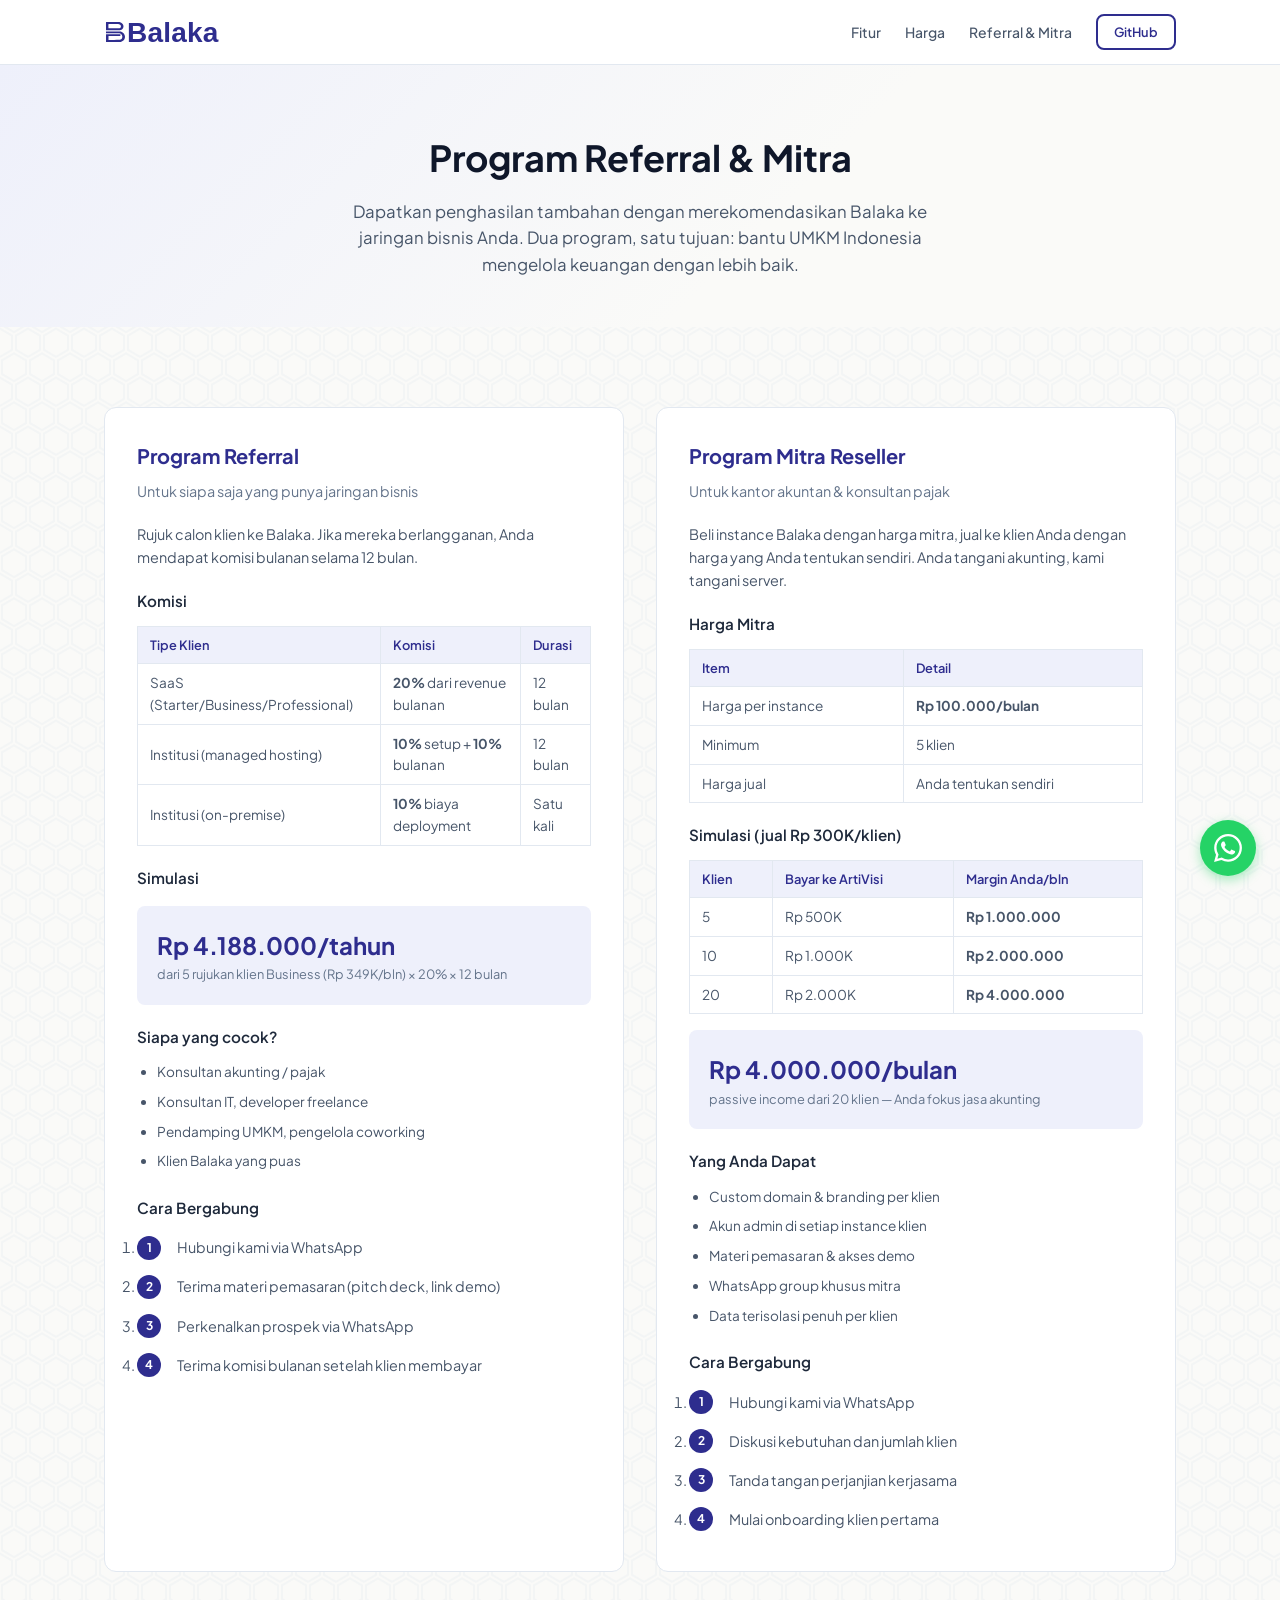
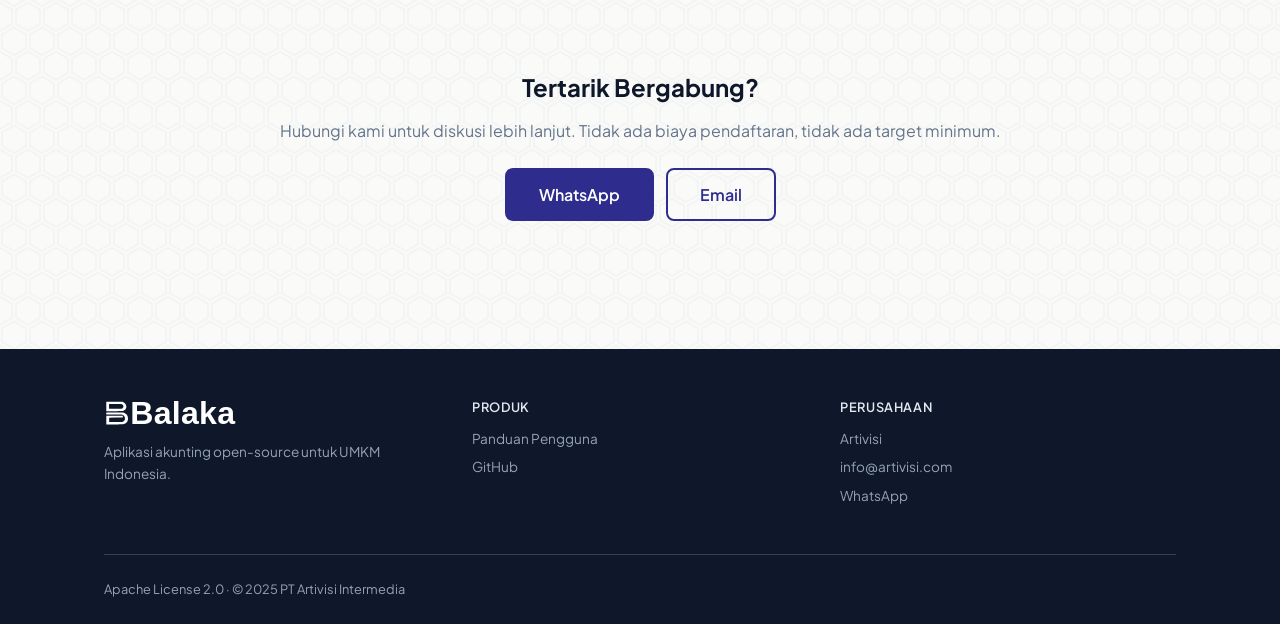
<file: referral.html>
<!DOCTYPE html>
<html lang="id">
<head>
<meta charset="UTF-8">
<meta name="viewport" content="width=device-width, initial-scale=1.0">
<title>Program Referral & Mitra — Balaka</title>
<meta name="description" content="Dapatkan komisi 20% dengan merujuk klien ke Balaka. Program mitra reseller untuk kantor akuntan.">
<link rel="icon" type="image/svg+xml" href="favicon.svg">
<link rel="preconnect" href="https://fonts.googleapis.com">
<link rel="preconnect" href="https://fonts.gstatic.com" crossorigin>
<link href="https://fonts.googleapis.com/css2?family=Plus+Jakarta+Sans:wght@400;500;600;700&display=swap" rel="stylesheet">
<link rel="stylesheet" href="style.css">
<style>
  /* Page-specific styles */
  .ref-hero {
    padding: 4rem 0 3rem;
    background: linear-gradient(135deg, var(--brand-50) 0%, #fafaf8 60%);
    text-align: center;
  }
  .ref-hero h1 { font-size: 2.25rem; font-weight: 700; color: var(--slate-900); margin-bottom: 0.75rem; }
  .ref-hero p { font-size: 1.05rem; color: var(--slate-600); max-width: 600px; margin: 0 auto; }

  .program-grid {
    display: grid;
    grid-template-columns: 1fr 1fr;
    gap: 2rem;
    margin-bottom: 3rem;
  }
  .program-card {
    background: white;
    border: 1px solid var(--slate-200);
    border-radius: var(--radius);
    padding: 2rem;
  }
  .program-card h2 { font-size: 1.25rem; font-weight: 700; color: var(--brand); margin-bottom: 0.5rem; }
  .program-card .subtitle { font-size: 0.9rem; color: var(--slate-500); margin-bottom: 1.25rem; }
  .program-card h3 { font-size: 0.95rem; font-weight: 600; color: var(--slate-800); margin: 1.25rem 0 0.5rem; }

  .commission-table { width: 100%; border-collapse: collapse; margin: 0.75rem 0; font-size: 0.85rem; }
  .commission-table th, .commission-table td { padding: 0.5rem 0.75rem; text-align: left; border: 1px solid var(--slate-200); }
  .commission-table th { background: var(--brand-50); font-weight: 600; font-size: 0.8rem; color: var(--brand); }
  .commission-table td { color: var(--slate-600); }

  .highlight-box {
    background: var(--brand-50);
    border-radius: var(--radius-sm);
    padding: 1.25rem;
    margin: 1rem 0;
  }
  .highlight-box .amount { font-size: 1.5rem; font-weight: 700; color: var(--brand); }
  .highlight-box .label { font-size: 0.8rem; color: var(--slate-500); }

  .steps-list { counter-reset: step; padding: 0; }
  .steps-list li {
    counter-increment: step;
    padding: 0.5rem 0 0.5rem 2.5rem;
    position: relative;
    font-size: 0.9rem;
    color: var(--slate-600);
  }
  .steps-list li::before {
    content: counter(step);
    position: absolute;
    left: 0;
    top: 0.45rem;
    width: 24px;
    height: 24px;
    background: var(--brand);
    color: white;
    border-radius: 50%;
    font-size: 0.75rem;
    font-weight: 700;
    display: flex;
    align-items: center;
    justify-content: center;
  }

  .ref-cta {
    text-align: center;
    padding: 3rem 0;
  }
  .ref-cta h2 { font-size: 1.5rem; font-weight: 700; color: var(--slate-900); margin-bottom: 0.75rem; }
  .ref-cta p { color: var(--slate-500); margin-bottom: 1.5rem; }

  @media (max-width: 768px) {
    .program-grid { grid-template-columns: 1fr; }
    .ref-hero h1 { font-size: 1.5rem; }
  }

  /* Dark mode */
  @media (prefers-color-scheme: dark) {
    .ref-hero { background: linear-gradient(135deg, #1a1d3a 0%, #0f1218 60%); }
    .ref-hero h1 { color: #e8ecf2; }
    .ref-hero p { color: #a0aab8; }
    .program-card { background: #1a1f2b; border-color: #2a3040; }
    .program-card h2 { color: #7b8adb; }
    .program-card .subtitle { color: #8090a4; }
    .program-card h3 { color: #e8ecf2; }
    .commission-table th { background: #1e2044; color: #7b8adb; }
    .commission-table td { color: #a0aab8; border-color: #2a3040; }
    .commission-table th { border-color: #2a3040; }
    .highlight-box { background: #1e2044; }
    .highlight-box .amount { color: #7b8adb; }
    .highlight-box .label { color: #8090a4; }
    .steps-list li { color: #a0aab8; }
    .ref-cta h2 { color: #e8ecf2; }
    .ref-cta p { color: #8090a4; }
  }
</style>
</head>
<body>

<!-- Nav (same as main site) -->
<nav class="nav">
  <div class="container nav-inner">
    <a href="/" class="nav-logo">
      <img src="logo-full.svg" alt="Balaka" height="32" class="logo-light">
      <img src="logo-full-dark.svg" alt="Balaka" height="32" class="logo-dark">
    </a>
    <div class="nav-links">
      <a href="/#features">Fitur</a>
      <a href="/#pricing">Harga</a>
      <a href="/referral.html">Referral & Mitra</a>
      <a href="https://github.com/artivisi/balaka" class="btn btn-sm btn-outline">GitHub</a>
    </div>
    <button class="nav-menu-btn" onclick="toggleMenu()" aria-label="Menu">
      <svg width="24" height="24" fill="none" stroke="currentColor" stroke-width="2"><path d="M4 6h16M4 12h16M4 18h16"/></svg>
    </button>
  </div>
  <div class="nav-mobile" id="mobile-menu">
    <a href="/#features" onclick="toggleMenu()">Fitur</a>
    <a href="/#pricing" onclick="toggleMenu()">Harga</a>
    <a href="/referral.html" onclick="toggleMenu()">Referral & Mitra</a>
    <a href="https://github.com/artivisi/balaka" class="btn btn-sm btn-outline">GitHub</a>
  </div>
</nav>

<!-- Hero -->
<header class="ref-hero">
  <div class="container">
    <h1>Program Referral & Mitra</h1>
    <p>Dapatkan penghasilan tambahan dengan merekomendasikan Balaka ke jaringan bisnis Anda. Dua program, satu tujuan: bantu UMKM Indonesia mengelola keuangan dengan lebih baik.</p>
  </div>
</header>

<!-- Programs -->
<section class="section">
  <div class="container">
    <div class="program-grid">

      <!-- Referral -->
      <div class="program-card">
        <h2>Program Referral</h2>
        <p class="subtitle">Untuk siapa saja yang punya jaringan bisnis</p>

        <p style="font-size:0.9rem;color:var(--slate-600);">Rujuk calon klien ke Balaka. Jika mereka berlangganan, Anda mendapat komisi bulanan selama 12 bulan.</p>

        <h3>Komisi</h3>
        <table class="commission-table">
          <tr><th>Tipe Klien</th><th>Komisi</th><th>Durasi</th></tr>
          <tr><td>SaaS (Starter/Business/Professional)</td><td><strong>20%</strong> dari revenue bulanan</td><td>12 bulan</td></tr>
          <tr><td>Institusi (managed hosting)</td><td><strong>10%</strong> setup + <strong>10%</strong> bulanan</td><td>12 bulan</td></tr>
          <tr><td>Institusi (on-premise)</td><td><strong>10%</strong> biaya deployment</td><td>Satu kali</td></tr>
        </table>

        <h3>Simulasi</h3>
        <div class="highlight-box">
          <div class="amount">Rp 4.188.000/tahun</div>
          <div class="label">dari 5 rujukan klien Business (Rp 349K/bln) &times; 20% &times; 12 bulan</div>
        </div>

        <h3>Siapa yang cocok?</h3>
        <ul style="font-size:0.85rem;color:var(--slate-600);padding-left:1.25rem;">
          <li style="padding:0.25rem 0;list-style:disc;">Konsultan akunting / pajak</li>
          <li style="padding:0.25rem 0;list-style:disc;">Konsultan IT, developer freelance</li>
          <li style="padding:0.25rem 0;list-style:disc;">Pendamping UMKM, pengelola coworking</li>
          <li style="padding:0.25rem 0;list-style:disc;">Klien Balaka yang puas</li>
        </ul>

        <h3>Cara Bergabung</h3>
        <ol class="steps-list">
          <li>Hubungi kami via WhatsApp</li>
          <li>Terima materi pemasaran (pitch deck, link demo)</li>
          <li>Perkenalkan prospek via WhatsApp</li>
          <li>Terima komisi bulanan setelah klien membayar</li>
        </ol>
      </div>

      <!-- Mitra Reseller -->
      <div class="program-card">
        <h2>Program Mitra Reseller</h2>
        <p class="subtitle">Untuk kantor akuntan & konsultan pajak</p>

        <p style="font-size:0.9rem;color:var(--slate-600);">Beli instance Balaka dengan harga mitra, jual ke klien Anda dengan harga yang Anda tentukan sendiri. Anda tangani akunting, kami tangani server.</p>

        <h3>Harga Mitra</h3>
        <table class="commission-table">
          <tr><th>Item</th><th>Detail</th></tr>
          <tr><td>Harga per instance</td><td><strong>Rp 100.000/bulan</strong></td></tr>
          <tr><td>Minimum</td><td>5 klien</td></tr>
          <tr><td>Harga jual</td><td>Anda tentukan sendiri</td></tr>
        </table>

        <h3>Simulasi (jual Rp 300K/klien)</h3>
        <table class="commission-table">
          <tr><th>Klien</th><th>Bayar ke ArtiVisi</th><th>Margin Anda/bln</th></tr>
          <tr><td>5</td><td>Rp 500K</td><td><strong>Rp 1.000.000</strong></td></tr>
          <tr><td>10</td><td>Rp 1.000K</td><td><strong>Rp 2.000.000</strong></td></tr>
          <tr><td>20</td><td>Rp 2.000K</td><td><strong>Rp 4.000.000</strong></td></tr>
        </table>

        <div class="highlight-box">
          <div class="amount">Rp 4.000.000/bulan</div>
          <div class="label">passive income dari 20 klien &mdash; Anda fokus jasa akunting</div>
        </div>

        <h3>Yang Anda Dapat</h3>
        <ul style="font-size:0.85rem;color:var(--slate-600);padding-left:1.25rem;">
          <li style="padding:0.25rem 0;list-style:disc;">Custom domain & branding per klien</li>
          <li style="padding:0.25rem 0;list-style:disc;">Akun admin di setiap instance klien</li>
          <li style="padding:0.25rem 0;list-style:disc;">Materi pemasaran & akses demo</li>
          <li style="padding:0.25rem 0;list-style:disc;">WhatsApp group khusus mitra</li>
          <li style="padding:0.25rem 0;list-style:disc;">Data terisolasi penuh per klien</li>
        </ul>

        <h3>Cara Bergabung</h3>
        <ol class="steps-list">
          <li>Hubungi kami via WhatsApp</li>
          <li>Diskusi kebutuhan dan jumlah klien</li>
          <li>Tanda tangan perjanjian kerjasama</li>
          <li>Mulai onboarding klien pertama</li>
        </ol>
      </div>

    </div>

    <!-- CTA -->
    <div class="ref-cta">
      <h2>Tertarik Bergabung?</h2>
      <p>Hubungi kami untuk diskusi lebih lanjut. Tidak ada biaya pendaftaran, tidak ada target minimum.</p>
      <div style="display:flex;gap:0.75rem;justify-content:center;flex-wrap:wrap;">
        <a href="https://wa.me/6281298000468?text=Halo,%20saya%20tertarik%20dengan%20program%20referral%20Balaka" class="btn btn-primary btn-lg">WhatsApp</a>
        <a href="mailto:info@artivisi.com?subject=Program%20Referral%20Balaka" class="btn btn-outline btn-lg">Email</a>
      </div>
    </div>
  </div>
</section>

<!-- Footer (same as main site) -->
<footer class="footer">
  <div class="container footer-inner">
    <div class="footer-brand">
      <img src="logo-full-dark.svg" alt="Balaka" height="28">
      <p>Aplikasi akunting open-source untuk UMKM Indonesia.</p>
    </div>
    <div class="footer-links">
      <div>
        <h4>Produk</h4>
        <a href="https://artivisi.com/balaka/">Panduan Pengguna</a>
        <a href="https://github.com/artivisi/balaka">GitHub</a>
      </div>
      <div>
        <h4>Perusahaan</h4>
        <a href="https://artivisi.com">Artivisi</a>
        <a href="mailto:info@artivisi.com">info@artivisi.com</a>
        <a href="https://wa.me/6281298000468">WhatsApp</a>
      </div>
    </div>
    <div class="footer-bottom">
      <p>Apache License 2.0 &middot; &copy; 2025 <a href="https://artivisi.com">PT Artivisi Intermedia</a></p>
    </div>
  </div>
</footer>

<a href="https://wa.me/6281298000468?text=Halo,%20saya%20tertarik%20dengan%20program%20referral%20Balaka" class="wa-float" aria-label="Chat WhatsApp">
  <svg width="28" height="28" viewBox="0 0 24 24" fill="white"><path d="M17.472 14.382c-.297-.149-1.758-.867-2.03-.967-.273-.099-.471-.148-.67.15-.197.297-.767.966-.94 1.164-.173.199-.347.223-.644.075-.297-.15-1.255-.463-2.39-1.475-.883-.788-1.48-1.761-1.653-2.059-.173-.297-.018-.458.13-.606.134-.133.298-.347.446-.52.149-.174.198-.298.298-.497.099-.198.05-.371-.025-.52-.075-.149-.669-1.612-.916-2.207-.242-.579-.487-.5-.669-.51-.173-.008-.371-.01-.57-.01-.198 0-.52.074-.792.372-.272.297-1.04 1.016-1.04 2.479 0 1.462 1.065 2.875 1.213 3.074.149.198 2.096 3.2 5.077 4.487.709.306 1.262.489 1.694.625.712.227 1.36.195 1.871.118.571-.085 1.758-.719 2.006-1.413.248-.694.248-1.289.173-1.413-.074-.124-.272-.198-.57-.347m-5.421 7.403h-.004a9.87 9.87 0 01-5.031-1.378l-.361-.214-3.741.982.998-3.648-.235-.374a9.86 9.86 0 01-1.51-5.26c.001-5.45 4.436-9.884 9.888-9.884 2.64 0 5.122 1.03 6.988 2.898a9.825 9.825 0 012.893 6.994c-.003 5.45-4.437 9.884-9.885 9.884m8.413-18.297A11.815 11.815 0 0012.05 0C5.495 0 .16 5.335.157 11.892c0 2.096.547 4.142 1.588 5.945L.057 24l6.305-1.654a11.882 11.882 0 005.683 1.448h.005c6.554 0 11.89-5.335 11.893-11.893a11.821 11.821 0 00-3.48-8.413z"/></svg>
</a>

<script>
function toggleMenu() {
  document.getElementById('mobile-menu').classList.toggle('open');
}
</script>
</body>
</html>
</file>
<file: style.css>
/* ===== Variables ===== */
:root {
  --brand: #2E2D8E;
  --brand-light: #4654AC;
  --brand-dark: #1C1E5D;
  --brand-50: #eef0fb;
  --brand-100: #dde1f7;
  --accent: #58C034;
  --accent-dark: #47992a;

  --slate-50: #f8fafc;
  --slate-100: #f1f5f9;
  --slate-200: #e2e8f0;
  --slate-300: #cbd5e1;
  --slate-400: #94a3b8;
  --slate-500: #64748b;
  --slate-600: #475569;
  --slate-700: #334155;
  --slate-800: #1e293b;
  --slate-900: #0f172a;

  --radius: 12px;
  --radius-sm: 8px;
  --shadow: 0 1px 3px rgba(0,0,0,0.08), 0 1px 2px rgba(0,0,0,0.04);
  --shadow-lg: 0 4px 12px rgba(0,0,0,0.1), 0 2px 4px rgba(0,0,0,0.06);
}

/* ===== Reset ===== */
*, *::before, *::after { box-sizing: border-box; margin: 0; padding: 0; }
html { scroll-behavior: smooth; scroll-padding-top: 5rem; }
body {
  font-family: 'Plus Jakarta Sans', system-ui, -apple-system, sans-serif;
  color: var(--slate-800);
  line-height: 1.6;
  background-color: #fafaf8;
  background-image: url("data:image/svg+xml,%3Csvg xmlns='http://www.w3.org/2000/svg' width='28' height='49' viewBox='0 0 28 49'%3E%3Cg fill-rule='evenodd'%3E%3Cg fill='%23cbd5e1' fill-opacity='0.15'%3E%3Cpath d='M13.99 9.25l13 7.5v15l-13 7.5L1 31.75v-15l12.99-7.5zM3 17.9v12.7l10.99 6.34 11-6.35V17.9l-11-6.34L3 17.9zM0 15l12.98-7.5V0h-2v6.35L0 12.69v2.3zm0 18.5L12.98 41v8h-2v-6.85L0 35.81v-2.3zM15 0v7.5L27.99 15H28v-2.31h-.01L17 6.35V0h-2zm0 49v-8l12.99-7.5H28v2.31h-.01L17 42.15V49h-2z'/%3E%3C/g%3E%3C/g%3E%3C/svg%3E");
  -webkit-font-smoothing: antialiased;
}
img { max-width: 100%; height: auto; display: block; }
a { color: var(--brand); text-decoration: none; }
a:hover { color: var(--brand-light); }
ul { list-style: none; }

/* ===== Layout ===== */
.container {
  max-width: 1120px;
  margin: 0 auto;
  padding: 0 1.5rem;
}

/* ===== Buttons ===== */
.btn {
  display: inline-flex;
  align-items: center;
  justify-content: center;
  padding: 0.625rem 1.5rem;
  border-radius: var(--radius-sm);
  font-family: inherit;
  font-size: 0.9rem;
  font-weight: 600;
  cursor: pointer;
  transition: all 0.15s ease;
  border: 2px solid transparent;
}
.btn-primary {
  background: var(--brand);
  color: white;
  border-color: var(--brand);
}
.btn-primary:hover { background: var(--brand-light); border-color: var(--brand-light); color: white; }
.btn-outline {
  background: transparent;
  color: var(--brand);
  border-color: var(--brand);
}
.btn-outline:hover { background: var(--brand-50); color: var(--brand); }
.btn-sm { padding: 0.375rem 1rem; font-size: 0.8rem; }
.btn-lg { padding: 0.75rem 2rem; font-size: 1rem; }

/* ===== Nav ===== */
.nav {
  position: sticky;
  top: 0;
  z-index: 100;
  background: white;
  border-bottom: 1px solid var(--slate-200);
}
.nav-inner {
  display: flex;
  align-items: center;
  justify-content: space-between;
  height: 4rem;
}
.nav-logo img { height: 28px; }
.nav-logo .logo-dark { display: none; }
.nav-links {
  display: flex;
  align-items: center;
  gap: 1.5rem;
}
.nav-links a:not(.btn) {
  font-size: 0.875rem;
  font-weight: 500;
  color: var(--slate-600);
}
.nav-links a:not(.btn):hover { color: var(--brand); }
.nav-menu-btn {
  display: none;
  background: none;
  border: none;
  cursor: pointer;
  color: var(--slate-600);
}
.nav-mobile {
  display: none;
  flex-direction: column;
  padding: 1rem 1.5rem;
  border-top: 1px solid var(--slate-200);
  background: white;
}
.nav-mobile.open { display: flex; }
.nav-mobile a { padding: 0.5rem 0; font-size: 0.9rem; color: var(--slate-600); }
.lang-toggle {
  background: var(--slate-100);
  border: 1px solid var(--slate-200);
  border-radius: var(--radius-sm);
  padding: 0.25rem 0.75rem;
  font-size: 0.75rem;
  font-weight: 600;
  font-family: inherit;
  color: var(--slate-600);
  cursor: pointer;
  letter-spacing: 0.05em;
}
.lang-toggle:hover { background: var(--slate-200); }

@media (max-width: 768px) {
  .nav-links { display: none; }
  .nav-menu-btn { display: block; }
}

/* ===== Hero ===== */
.hero {
  padding: 4rem 0 3rem;
  background: linear-gradient(135deg, var(--brand-50) 0%, #fafaf8 60%);
}
.hero-inner {
  display: grid;
  grid-template-columns: 1fr 1.2fr;
  gap: 3rem;
  align-items: center;
}
.hero h1 {
  font-size: 2.5rem;
  font-weight: 700;
  line-height: 1.2;
  color: var(--slate-900);
  margin-bottom: 1rem;
}
.hero-sub {
  font-size: 1.1rem;
  color: var(--slate-600);
  margin-bottom: 2rem;
  max-width: 500px;
}
.hero-actions { display: flex; gap: 0.75rem; flex-wrap: wrap; }
.hero-screenshot img {
  border-radius: var(--radius);
  box-shadow: var(--shadow-lg);
  border: 1px solid var(--slate-200);
}

@media (max-width: 768px) {
  .hero-inner { grid-template-columns: 1fr; text-align: center; }
  .hero h1 { font-size: 1.75rem; }
  .hero-sub { margin-left: auto; margin-right: auto; }
  .hero-actions { justify-content: center; }
  .hero-screenshot { order: -1; }
}

/* ===== Sections ===== */
.section { padding: 5rem 0; }
.section-alt { background: #f5f5f0; }
.section-title {
  font-size: 1.75rem;
  font-weight: 700;
  color: var(--slate-900);
  text-align: center;
  margin-bottom: 0.5rem;
}
.section-sub {
  text-align: center;
  color: var(--slate-500);
  max-width: 600px;
  margin: 0 auto 3rem;
}

/* ===== Features Grid ===== */
.features-grid {
  display: grid;
  grid-template-columns: repeat(3, 1fr);
  gap: 1.5rem;
}
.feature-card {
  background: white;
  border: 1px solid var(--slate-200);
  border-radius: var(--radius);
  padding: 1.5rem;
  transition: box-shadow 0.2s ease;
}
.feature-card:hover { box-shadow: var(--shadow-lg); }
.feature-icon {
  width: 44px;
  height: 44px;
  background: var(--brand-50);
  border-radius: 10px;
  display: flex;
  align-items: center;
  justify-content: center;
  margin-bottom: 1rem;
  color: var(--brand);
}
.feature-card h3 {
  font-size: 1rem;
  font-weight: 600;
  margin-bottom: 0.5rem;
  color: var(--slate-900);
}
.feature-card > p {
  font-size: 0.85rem;
  color: var(--slate-500);
  margin-bottom: 1rem;
}
.feature-screenshot {
  border-radius: var(--radius-sm);
  border: 1px solid var(--slate-200);
  box-shadow: var(--shadow);
}

@media (max-width: 900px) { .features-grid { grid-template-columns: repeat(2, 1fr); } }
@media (max-width: 600px) { .features-grid { grid-template-columns: 1fr; } }

/* ===== Industry Grid ===== */
.industry-grid {
  display: grid;
  grid-template-columns: repeat(4, 1fr);
  gap: 1.5rem;
}
.industry-card {
  background: white;
  border: 1px solid var(--slate-200);
  border-radius: var(--radius);
  padding: 1.5rem;
  text-align: center;
  display: flex;
  flex-direction: column;
}
/* pin the demo button to the bottom so it aligns across cards of unequal text height */
.industry-demo { margin-top: auto; align-self: center; }
.industry-card p { margin-bottom: 1.25rem; }
.industry-icon {
  width: 56px;
  height: 56px;
  background: var(--brand-50);
  border-radius: 14px;
  display: flex;
  align-items: center;
  justify-content: center;
  margin: 0 auto 1rem;
  color: var(--brand);
}
.industry-card h3 {
  font-size: 0.95rem;
  font-weight: 600;
  margin-bottom: 0.5rem;
}
.industry-card p {
  font-size: 0.8rem;
  color: var(--slate-500);
}

@media (max-width: 768px) { .industry-grid { grid-template-columns: repeat(2, 1fr); } }
@media (max-width: 480px) { .industry-grid { grid-template-columns: 1fr; } }

/* ===== Architecture Diagram ===== */
.arch-diagram {
  max-width: 600px;
  margin: 0 auto 3rem;
}
.arch-layer {
  background: white;
  border: 1px solid var(--slate-200);
  border-radius: var(--radius);
  padding: 1rem 1.5rem;
}
.arch-label {
  font-size: 0.7rem;
  font-weight: 600;
  text-transform: uppercase;
  letter-spacing: 0.08em;
  color: var(--slate-400);
  margin-bottom: 0.5rem;
}
.arch-items { display: flex; flex-wrap: wrap; gap: 0.5rem; }
.arch-badge {
  display: inline-block;
  padding: 0.3rem 0.75rem;
  border-radius: 6px;
  font-size: 0.8rem;
  font-weight: 500;
  background: var(--brand-50);
  color: var(--brand);
}
.arch-badge.accent { background: #f0fbe9; color: var(--accent-dark); }
.arch-badge.dark { background: var(--slate-100); color: var(--slate-700); }
.arch-arrow {
  text-align: center;
  color: var(--slate-300);
  font-size: 1.25rem;
  padding: 0.25rem 0;
}

/* ===== Tech Grid ===== */
.tech-grid {
  display: grid;
  grid-template-columns: repeat(3, 1fr);
  gap: 1.5rem;
}
.tech-card {
  background: white;
  border: 1px solid var(--slate-200);
  border-radius: var(--radius);
  padding: 1.5rem;
}
.tech-card h3 {
  font-size: 0.95rem;
  font-weight: 600;
  margin-bottom: 0.75rem;
  color: var(--brand);
}
.tech-card ul { padding-left: 0; }
.tech-card li {
  font-size: 0.85rem;
  color: var(--slate-600);
  padding: 0.3rem 0;
  padding-left: 1.25rem;
  position: relative;
}
.tech-card li::before {
  content: '';
  position: absolute;
  left: 0;
  top: 0.7rem;
  width: 6px;
  height: 6px;
  border-radius: 50%;
  background: var(--brand);
  opacity: 0.4;
}

@media (max-width: 768px) { .tech-grid { grid-template-columns: 1fr; } }

/* ===== Security Grid ===== */
.security-grid {
  display: grid;
  grid-template-columns: repeat(3, 1fr);
  gap: 1.5rem;
}
.security-card {
  background: white;
  border: 1px solid var(--slate-200);
  border-radius: var(--radius);
  padding: 1.5rem;
}
.security-card h3 {
  font-size: 0.95rem;
  font-weight: 600;
  color: var(--brand);
  margin-bottom: 0.75rem;
}
.security-card li {
  font-size: 0.85rem;
  color: var(--slate-600);
  padding: 0.35rem 0;
  padding-left: 1.25rem;
  position: relative;
}
.security-card li::before {
  content: '✓';
  position: absolute;
  left: 0;
  color: var(--accent);
  font-weight: 700;
  font-size: 0.75rem;
}
.badges {
  display: flex;
  flex-wrap: wrap;
  gap: 0.5rem;
}
.badges img { height: 20px; width: auto; display: inline-block; }

@media (max-width: 768px) { .security-grid { grid-template-columns: 1fr; } }

/* ===== Pricing Grid ===== */
.pricing-grid {
  display: grid;
  grid-template-columns: repeat(3, 1fr);
  gap: 1.5rem;
  margin-bottom: 2rem;
}
.pricing-card {
  background: white;
  border: 1px solid var(--slate-200);
  border-radius: var(--radius);
  padding: 2rem 1.5rem;
  display: flex;
  flex-direction: column;
  position: relative;
}
.pricing-card-featured {
  border-color: var(--brand);
  border-width: 2px;
  box-shadow: var(--shadow-lg);
}
.pricing-badge {
  position: absolute;
  top: -12px;
  left: 50%;
  transform: translateX(-50%);
  background: var(--brand);
  color: white;
  font-size: 0.7rem;
  font-weight: 600;
  padding: 0.25rem 1rem;
  border-radius: 20px;
  white-space: nowrap;
  text-transform: uppercase;
  letter-spacing: 0.05em;
}
.pricing-header h3 {
  font-size: 1.25rem;
  font-weight: 700;
  color: var(--slate-900);
  margin-bottom: 0.25rem;
}
.pricing-target {
  font-size: 0.8rem;
  color: var(--slate-500);
  margin-bottom: 1.25rem;
}
.pricing-price {
  margin-bottom: 1.5rem;
}
.pricing-amount {
  font-size: 1.75rem;
  font-weight: 700;
  color: var(--slate-900);
}
.pricing-period {
  font-size: 0.9rem;
  color: var(--slate-500);
  font-weight: 400;
}
.pricing-features {
  flex: 1;
  margin-bottom: 1.5rem;
  padding-left: 0;
}
.pricing-features li {
  font-size: 0.85rem;
  color: var(--slate-600);
  padding: 0.4rem 0;
  padding-left: 1.5rem;
  position: relative;
}
.pricing-features li::before {
  content: '✓';
  position: absolute;
  left: 0;
  color: var(--accent);
  font-weight: 700;
  font-size: 0.85rem;
}
.btn-block {
  display: block;
  width: 100%;
  text-align: center;
}

.pricing-notes {
  text-align: center;
  margin-bottom: 2.5rem;
}
.pricing-notes p {
  font-size: 0.85rem;
  color: var(--slate-500);
  max-width: 650px;
  margin: 0 auto;
}

.pricing-data-sovereignty {
  background: white;
  border: 1px solid var(--slate-200);
  border-radius: var(--radius);
  padding: 2rem;
  text-align: center;
}
.pricing-data-sovereignty h3 {
  font-size: 1.1rem;
  font-weight: 700;
  color: var(--slate-900);
  margin-bottom: 1.25rem;
}
.data-points {
  display: flex;
  justify-content: center;
  gap: 2rem;
  flex-wrap: wrap;
}
.data-point {
  display: flex;
  align-items: center;
  gap: 0.5rem;
  font-size: 0.85rem;
  color: var(--slate-600);
}
.data-icon {
  display: flex;
  align-items: center;
  justify-content: center;
  color: var(--brand);
}

/* Pricing Form */
.pricing-form-wrapper {
  background: white;
  border: 1px solid var(--slate-200);
  border-radius: var(--radius);
  padding: 2rem;
  margin-top: 2rem;
  max-width: 640px;
  margin-left: auto;
  margin-right: auto;
}
.pricing-form-wrapper h3 {
  font-size: 1.1rem;
  font-weight: 700;
  color: var(--slate-900);
  text-align: center;
  margin-bottom: 0.25rem;
}
.pricing-form-sub {
  font-size: 0.85rem;
  color: var(--slate-500);
  text-align: center;
  margin-bottom: 1.5rem;
}
.pricing-form {
  display: flex;
  flex-direction: column;
  gap: 1rem;
}
.form-row {
  display: grid;
  grid-template-columns: 1fr 1fr;
  gap: 1rem;
}
.form-group {
  display: flex;
  flex-direction: column;
  gap: 0.35rem;
}
.form-group label {
  font-size: 0.8rem;
  font-weight: 600;
  color: var(--slate-700);
}
.form-group input,
.form-group select {
  padding: 0.6rem 0.75rem;
  border: 1px solid var(--slate-300);
  border-radius: var(--radius-sm);
  font-family: inherit;
  font-size: 0.875rem;
  color: var(--slate-800);
  background: white;
  transition: border-color 0.15s ease;
}
.form-group input:focus,
.form-group select:focus {
  outline: none;
  border-color: var(--brand);
  box-shadow: 0 0 0 3px var(--brand-50);
}
.form-group input::placeholder {
  color: var(--slate-400);
}

@media (max-width: 900px) { .pricing-grid { grid-template-columns: 1fr; max-width: 400px; margin-left: auto; margin-right: auto; } }
@media (max-width: 600px) {
  .data-points { flex-direction: column; align-items: center; }
  .form-row { grid-template-columns: 1fr; }
}

/* ===== WhatsApp Float ===== */
.wa-float {
  position: fixed;
  bottom: 1.5rem;
  right: 1.5rem;
  width: 56px;
  height: 56px;
  background: #25D366;
  border-radius: 50%;
  display: flex;
  align-items: center;
  justify-content: center;
  box-shadow: 0 4px 12px rgba(37, 211, 102, 0.4);
  z-index: 99;
  transition: transform 0.2s ease, box-shadow 0.2s ease;
}
.wa-float:hover {
  transform: scale(1.1);
  box-shadow: 0 6px 16px rgba(37, 211, 102, 0.5);
}

/* ===== CTA ===== */
.cta-section {
  background: linear-gradient(135deg, var(--brand) 0%, var(--brand-dark) 100%);
  color: white;
  text-align: center;
}
.cta-inner h2 {
  font-size: 2rem;
  font-weight: 700;
  margin-bottom: 0.75rem;
}
.cta-inner p {
  font-size: 1.05rem;
  opacity: 0.85;
  max-width: 550px;
  margin: 0 auto 2rem;
}
.cta-actions { display: flex; gap: 0.75rem; justify-content: center; flex-wrap: wrap; }
.cta-section .btn-primary {
  background: white;
  color: var(--brand);
  border-color: white;
}
.cta-section .btn-primary:hover { background: var(--slate-100); }
.cta-section .btn-outline {
  color: white;
  border-color: rgba(255,255,255,0.4);
}
.cta-section .btn-outline:hover { background: rgba(255,255,255,0.1); color: white; }

/* ===== Footer ===== */
.footer {
  background: var(--slate-900);
  color: var(--slate-400);
  padding: 3rem 0 1.5rem;
}
.footer-inner {
  display: grid;
  grid-template-columns: 1fr 1fr 1fr;
  gap: 2rem;
  align-items: start;
}
.footer-brand img {
  height: 32px;
  width: auto;
}
.footer-brand p {
  font-size: 0.85rem;
  margin-top: 0.75rem;
  max-width: 300px;
}
.footer-links { display: contents; }
.footer-links > div { display: flex; flex-direction: column; gap: 0.4rem; }
.footer-links h4 {
  font-size: 0.8rem;
  font-weight: 600;
  color: var(--slate-200);
  margin-bottom: 0.25rem;
  text-transform: uppercase;
  letter-spacing: 0.05em;
}
.footer-links a {
  font-size: 0.85rem;
  color: var(--slate-400);
}
.footer-links a:hover { color: white; }
.footer-bottom {
  grid-column: 1 / -1;
  border-top: 1px solid var(--slate-700);
  padding-top: 1.5rem;
  margin-top: 1rem;
  font-size: 0.8rem;
}
.footer-bottom a { color: var(--slate-400); }
.footer-bottom a:hover { color: white; }

@media (max-width: 768px) {
  .footer-inner { grid-template-columns: 1fr; }
  .footer-links { display: grid; grid-template-columns: 1fr 1fr; gap: 1.5rem; }
}

/* ===== Dark Mode ===== */
@media (prefers-color-scheme: dark) {
  body {
    background-color: #0f1218;
    color: #d1d8e4;
    background-image: url("data:image/svg+xml,%3Csvg xmlns='http://www.w3.org/2000/svg' width='28' height='49' viewBox='0 0 28 49'%3E%3Cg fill-rule='evenodd'%3E%3Cg fill='%23ffffff' fill-opacity='0.04'%3E%3Cpath d='M13.99 9.25l13 7.5v15l-13 7.5L1 31.75v-15l12.99-7.5zM3 17.9v12.7l10.99 6.34 11-6.35V17.9l-11-6.34L3 17.9zM0 15l12.98-7.5V0h-2v6.35L0 12.69v2.3zm0 18.5L12.98 41v8h-2v-6.85L0 35.81v-2.3zM15 0v7.5L27.99 15H28v-2.31h-.01L17 6.35V0h-2zm0 49v-8l12.99-7.5H28v2.31h-.01L17 42.15V49h-2z'/%3E%3C/g%3E%3C/g%3E%3C/svg%3E");
  }
  a { color: #7b8adb; }
  a:hover { color: #9aa6e8; }

  /* Nav */
  .nav { background: #151921; border-color: #2a3040; }
  .nav-mobile { background: #151921; border-color: #2a3040; }
  .nav-links a:not(.btn) { color: #a0aab8; }
  .nav-links a:not(.btn):hover { color: #7b8adb; }
  .nav-menu-btn { color: #a0aab8; }
  .lang-toggle { background: #232830; border-color: #2a3040; color: #a0aab8; }
  .lang-toggle:hover { background: #2f3540; }
  .btn-outline { color: #7b8adb; border-color: #7b8adb; }
  .btn-outline:hover { background: #1e2044; color: #9aa6e8; }

  /* Nav logo: hide light, show dark */
  .nav-logo .logo-light { display: none; }
  .nav-logo .logo-dark { display: block; }

  /* Hero */
  .hero { background: linear-gradient(135deg, #1a1d3a 0%, #0f1218 60%); }
  .hero h1 { color: #e8ecf2; }
  .hero-sub { color: #a0aab8; }
  .hero-screenshot img { border-color: #2a3040; }

  /* Sections */
  .section-alt { background: #151921; }
  .section-title { color: #e8ecf2; }
  .section-sub { color: #8090a4; }

  /* Feature cards */
  .feature-card { background: #1a1f2b; border-color: #2a3040; }
  .feature-icon { background: #1e2044; color: #7b8adb; }
  .feature-card h3 { color: #e8ecf2; }
  .feature-card > p { color: #8090a4; }
  .feature-screenshot { border-color: #2a3040; }

  /* Industry cards */
  .industry-card { background: #1a1f2b; border-color: #2a3040; }
  .industry-icon { background: #1e2044; color: #7b8adb; }
  .industry-card p { color: #8090a4; }

  /* Architecture diagram */
  .arch-layer { background: #1a1f2b; border-color: #2a3040; }
  .arch-label { color: #607080; }
  .arch-badge { background: #1e2044; color: #7b8adb; }
  .arch-badge.accent { background: #1a2e14; color: #6dd44e; }
  .arch-badge.dark { background: #232830; color: #a0aab8; }
  .arch-arrow { color: #3a4555; }

  /* Tech cards */
  .tech-card { background: #1a1f2b; border-color: #2a3040; }
  .tech-card h3 { color: #7b8adb; }
  .tech-card li { color: #a0aab8; }

  /* Security cards */
  .security-card { background: #1a1f2b; border-color: #2a3040; }
  .security-card h3 { color: #7b8adb; }
  .security-card li { color: #a0aab8; }

  /* Pricing cards */
  .pricing-card { background: #1a1f2b; border-color: #2a3040; }
  .pricing-card-featured { border-color: #7b8adb; }
  .pricing-header h3 { color: #e8ecf2; }
  .pricing-target { color: #8090a4; }
  .pricing-amount { color: #e8ecf2; }
  .pricing-period { color: #8090a4; }
  .pricing-features li { color: #a0aab8; }
  .pricing-notes p { color: #8090a4; }
  .pricing-data-sovereignty { background: #1a1f2b; border-color: #2a3040; }
  .pricing-data-sovereignty h3 { color: #e8ecf2; }
  .data-point { color: #a0aab8; }
  .data-icon { color: #7b8adb; }
  .pricing-form-wrapper { background: #1a1f2b; border-color: #2a3040; }
  .pricing-form-wrapper h3 { color: #e8ecf2; }
  .pricing-form-sub { color: #8090a4; }
  .form-group label { color: #a0aab8; }
  .form-group input,
  .form-group select { background: #232830; border-color: #3a4555; color: #e8ecf2; }
  .form-group input::placeholder { color: #607080; }
  .form-group input:focus,
  .form-group select:focus { border-color: #7b8adb; box-shadow: 0 0 0 3px rgba(123,138,219,0.15); }

  /* CTA — keep brand gradient, just adjust outline btn */
  .cta-section .btn-outline { color: white; border-color: rgba(255,255,255,0.4); }
  .cta-section .btn-outline:hover { background: rgba(255,255,255,0.1); color: white; }

  /* Footer — already dark, just deepen slightly to differentiate */
  .footer { background: #080b10; }
}

/* Demo credentials card (industries section) */
.demo-creds {
  max-width: 580px;
  margin: 2rem auto 0;
  padding: 1.25rem 1.5rem 1.4rem;
  background: var(--brand-50);
  border: 1px solid var(--brand-100);
  border-radius: 14px;
  text-align: left;
}
.demo-creds-lead {
  margin: 0 0 0.9rem;
  text-align: center;
  color: var(--slate-700);
  font-size: 0.95rem;
}
.demo-creds-table { width: 100%; border-collapse: collapse; font-size: 0.9rem; }
.demo-creds-table th {
  text-align: left;
  padding: 0.35rem 0.6rem;
  border-bottom: 1px solid var(--brand-100);
  color: var(--slate-500);
  font-size: 0.72rem;
  font-weight: 700;
  text-transform: uppercase;
  letter-spacing: 0.04em;
}
.demo-creds-table td {
  padding: 0.45rem 0.6rem;
  border-bottom: 1px solid var(--brand-100);
  color: var(--slate-600);
  vertical-align: middle;
}
.demo-creds-table tr:last-child td { border-bottom: none; }
.demo-creds code {
  font-family: ui-monospace, SFMono-Regular, Menlo, Consolas, monospace;
  background: #fff;
  border: 1px solid var(--brand-100);
  border-radius: 6px;
  padding: 0.12rem 0.5rem;
  font-size: 0.85em;
  color: var(--brand);
}
.demo-creds .demo-pass { font-weight: 700; }
.demo-creds-note {
  margin: 0.95rem 0 0;
  text-align: center;
  font-size: 0.82rem;
  color: var(--slate-500);
}

@media (prefers-color-scheme: dark) {
  .demo-creds { background: #1a1f2b; border-color: #2a3040; }
  .demo-creds-lead { color: #c0c8d4; }
  .demo-creds-table th { color: #8090a4; border-color: #2a3040; }
  .demo-creds-table td { color: #b8c0cc; border-color: #2a3040; }
  .demo-creds code { background: #0f1320; border-color: #2a3040; color: #9aa6e8; }
  .demo-creds-note { color: #8090a4; }
}
</file>
